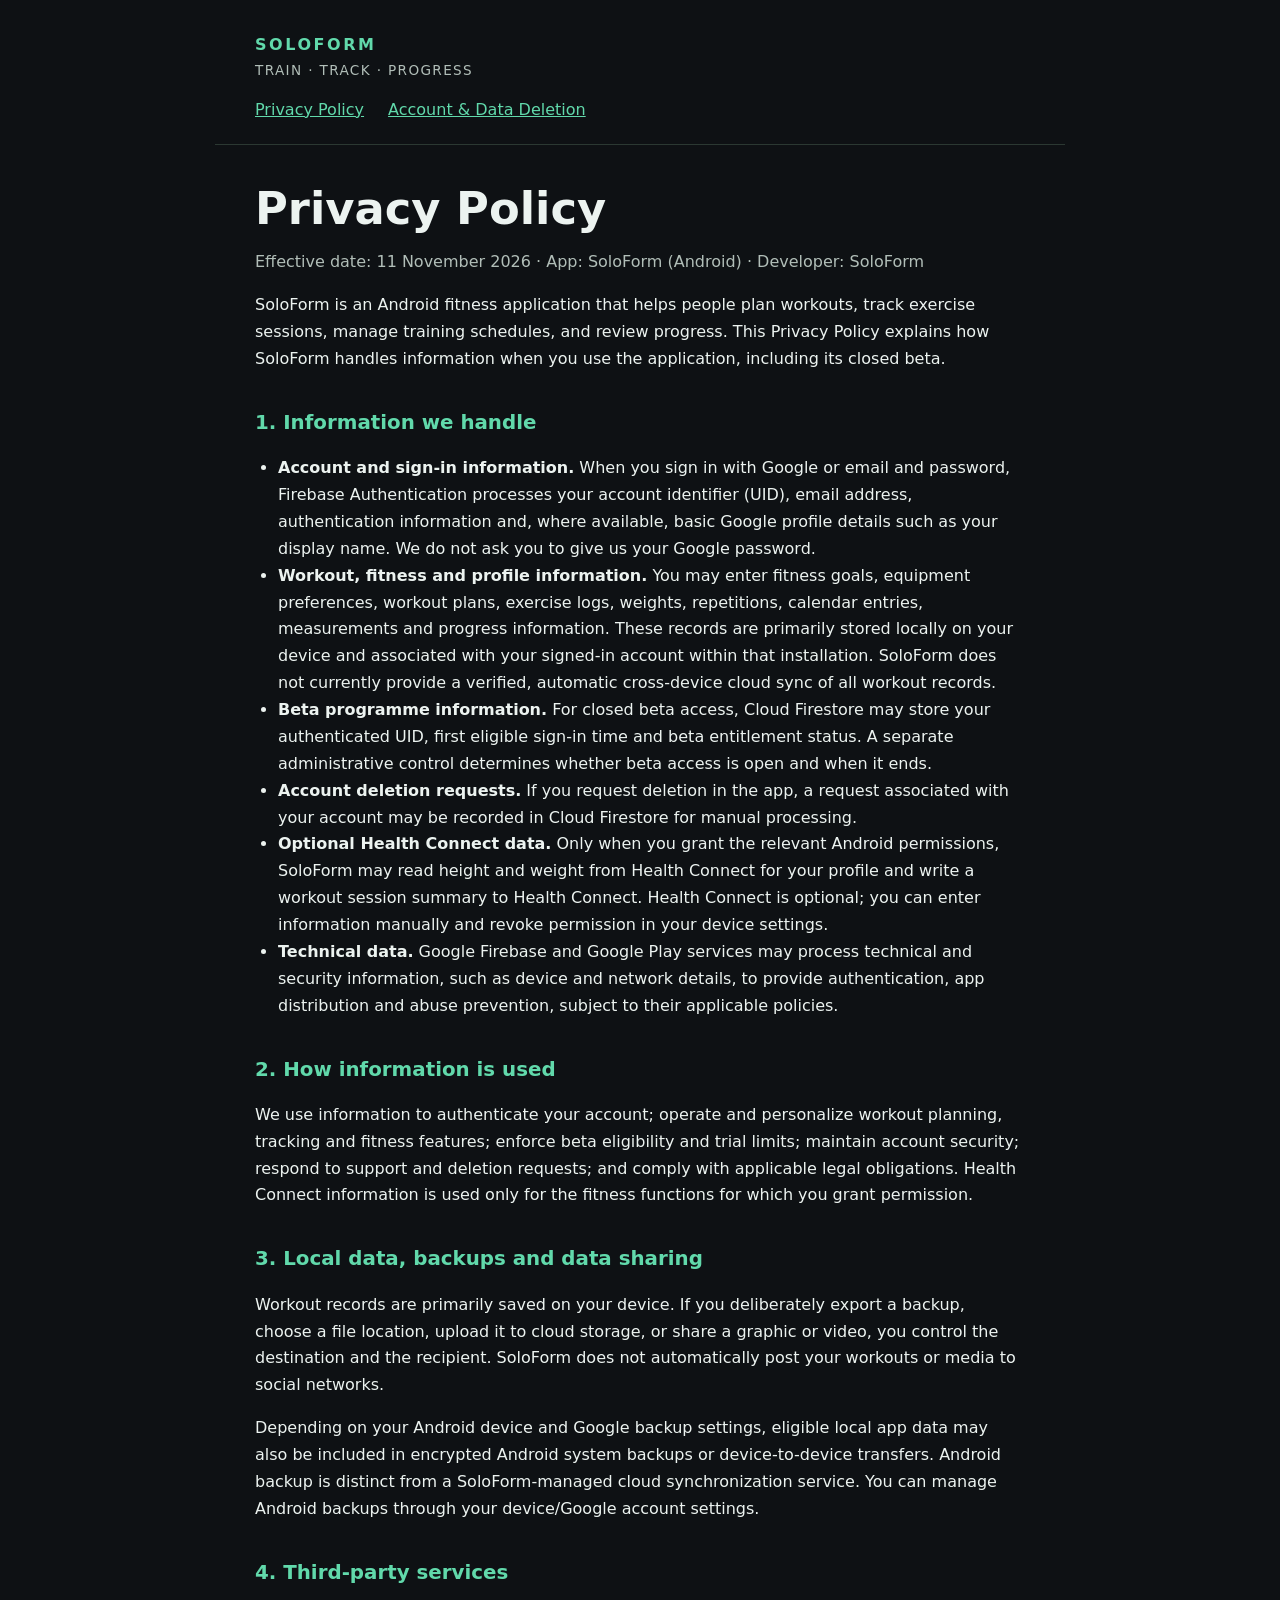
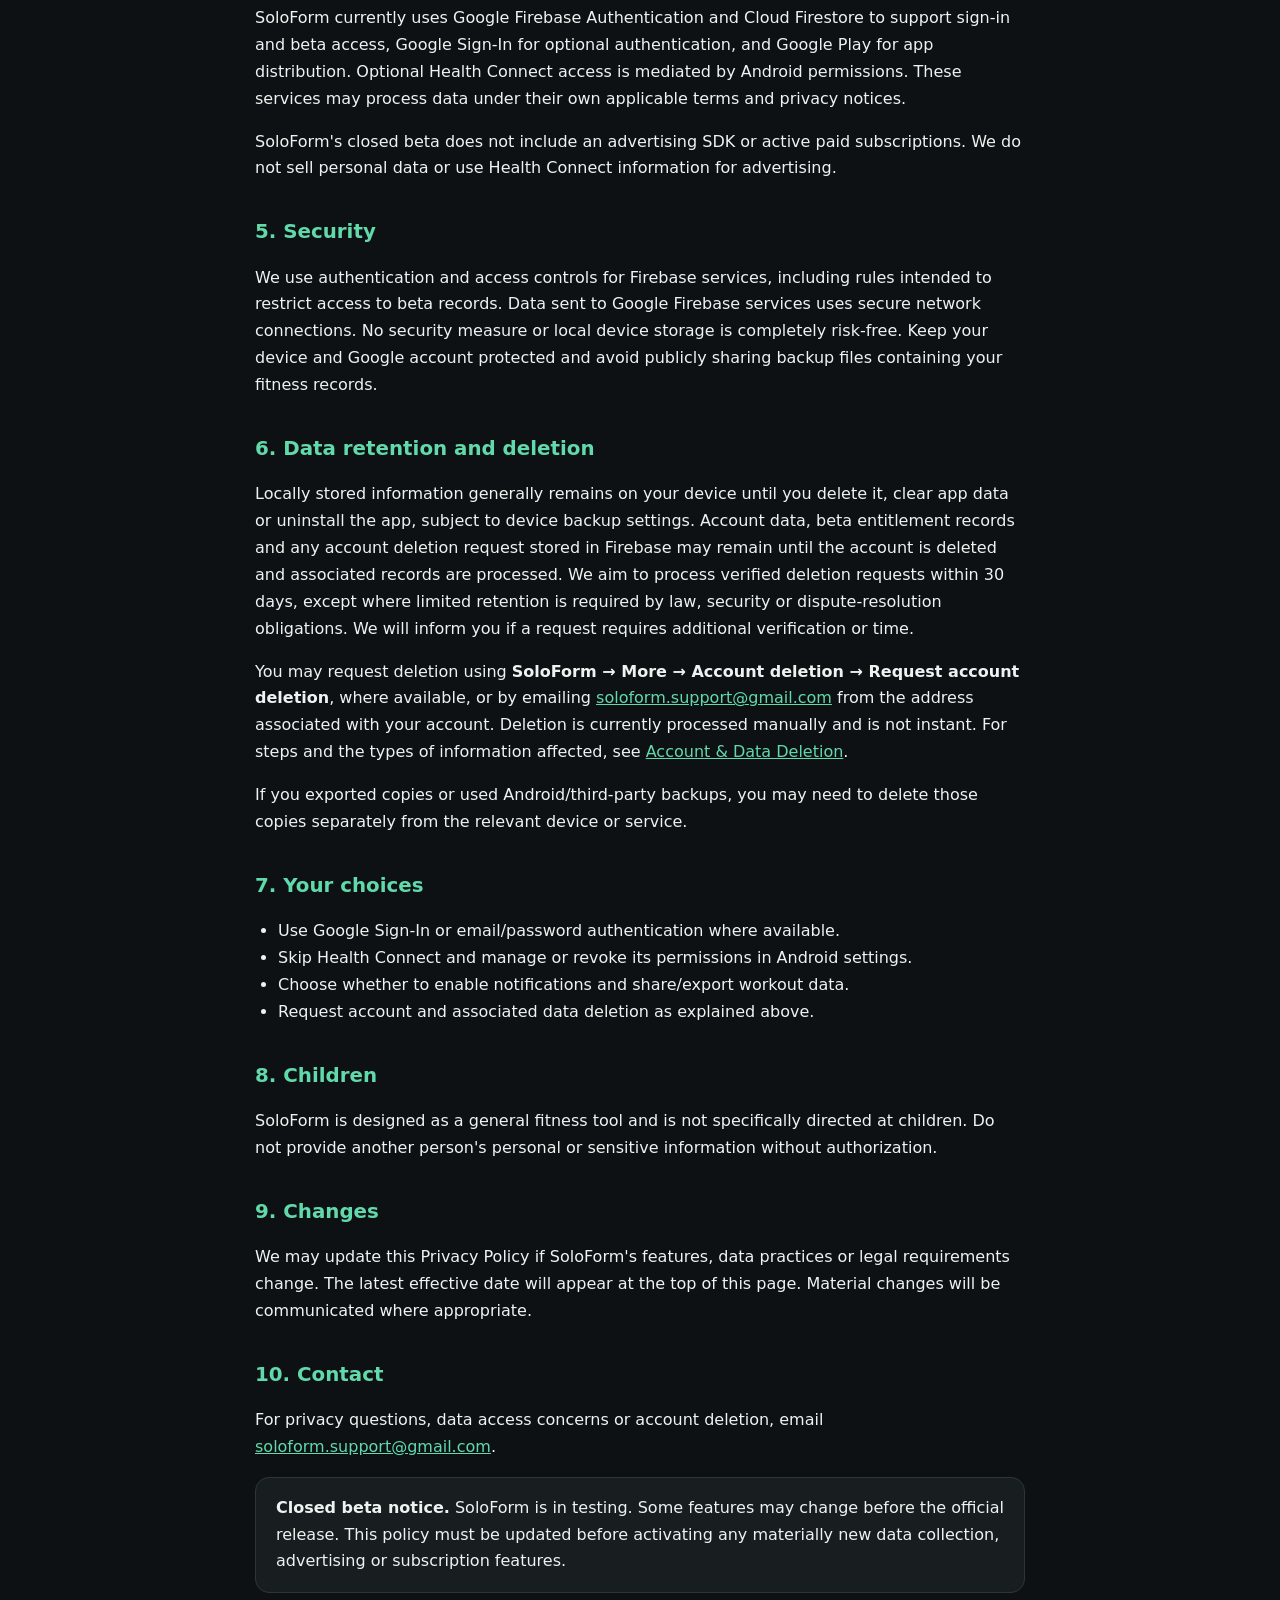
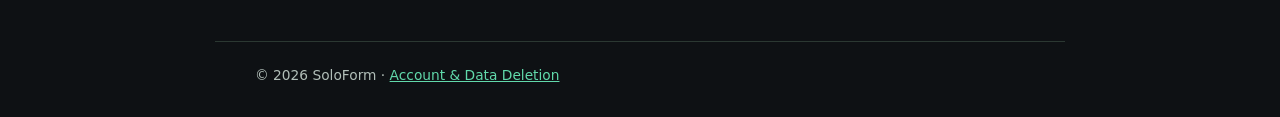
<file: index.html>
<!doctype html>
<html lang="en"><head><meta charset="utf-8"><meta name="viewport" content="width=device-width,initial-scale=1"><meta name="robots" content="index,follow"><title>SoloForm — Privacy Policy</title><meta name="description" content="Privacy Policy for SoloForm, the Android fitness workout planning and tracking app."><link rel="stylesheet" href="style.css"></head>
<body><header><div class="brand">SOLOFORM</div><div class="tag">TRAIN · TRACK · PROGRESS</div><nav><a href="index.html" aria-current="page">Privacy Policy</a><a href="delete-account.html">Account &amp; Data Deletion</a></nav></header>
<main><h1>Privacy Policy</h1><p class="meta">Effective date: 11 November 2026 · App: SoloForm (Android) · Developer: SoloForm</p>
<p>SoloForm is an Android fitness application that helps people plan workouts, track exercise sessions, manage training schedules, and review progress. This Privacy Policy explains how SoloForm handles information when you use the application, including its closed beta.</p>
<h2>1. Information we handle</h2>
<ul><li><strong>Account and sign-in information.</strong> When you sign in with Google or email and password, Firebase Authentication processes your account identifier (UID), email address, authentication information and, where available, basic Google profile details such as your display name. We do not ask you to give us your Google password.</li>
<li><strong>Workout, fitness and profile information.</strong> You may enter fitness goals, equipment preferences, workout plans, exercise logs, weights, repetitions, calendar entries, measurements and progress information. These records are primarily stored locally on your device and associated with your signed-in account within that installation. SoloForm does not currently provide a verified, automatic cross-device cloud sync of all workout records.</li>
<li><strong>Beta programme information.</strong> For closed beta access, Cloud Firestore may store your authenticated UID, first eligible sign-in time and beta entitlement status. A separate administrative control determines whether beta access is open and when it ends.</li>
<li><strong>Account deletion requests.</strong> If you request deletion in the app, a request associated with your account may be recorded in Cloud Firestore for manual processing.</li>
<li><strong>Optional Health Connect data.</strong> Only when you grant the relevant Android permissions, SoloForm may read height and weight from Health Connect for your profile and write a workout session summary to Health Connect. Health Connect is optional; you can enter information manually and revoke permission in your device settings.</li>
<li><strong>Technical data.</strong> Google Firebase and Google Play services may process technical and security information, such as device and network details, to provide authentication, app distribution and abuse prevention, subject to their applicable policies.</li></ul>
<h2>2. How information is used</h2><p>We use information to authenticate your account; operate and personalize workout planning, tracking and fitness features; enforce beta eligibility and trial limits; maintain account security; respond to support and deletion requests; and comply with applicable legal obligations. Health Connect information is used only for the fitness functions for which you grant permission.</p>
<h2>3. Local data, backups and data sharing</h2><p>Workout records are primarily saved on your device. If you deliberately export a backup, choose a file location, upload it to cloud storage, or share a graphic or video, you control the destination and the recipient. SoloForm does not automatically post your workouts or media to social networks.</p><p>Depending on your Android device and Google backup settings, eligible local app data may also be included in encrypted Android system backups or device-to-device transfers. Android backup is distinct from a SoloForm-managed cloud synchronization service. You can manage Android backups through your device/Google account settings.</p>
<h2>4. Third-party services</h2><p>SoloForm currently uses Google Firebase Authentication and Cloud Firestore to support sign-in and beta access, Google Sign-In for optional authentication, and Google Play for app distribution. Optional Health Connect access is mediated by Android permissions. These services may process data under their own applicable terms and privacy notices.</p><p>SoloForm's closed beta does not include an advertising SDK or active paid subscriptions. We do not sell personal data or use Health Connect information for advertising.</p>
<h2>5. Security</h2><p>We use authentication and access controls for Firebase services, including rules intended to restrict access to beta records. Data sent to Google Firebase services uses secure network connections. No security measure or local device storage is completely risk-free. Keep your device and Google account protected and avoid publicly sharing backup files containing your fitness records.</p>
<h2>6. Data retention and deletion</h2><p>Locally stored information generally remains on your device until you delete it, clear app data or uninstall the app, subject to device backup settings. Account data, beta entitlement records and any account deletion request stored in Firebase may remain until the account is deleted and associated records are processed. We aim to process verified deletion requests within 30 days, except where limited retention is required by law, security or dispute-resolution obligations. We will inform you if a request requires additional verification or time.</p><p>You may request deletion using <strong>SoloForm → More → Account deletion → Request account deletion</strong>, where available, or by emailing <a href="mailto:soloform.support@gmail.com?subject=SoloForm%20Account%20Deletion">soloform.support@gmail.com</a> from the address associated with your account. Deletion is currently processed manually and is not instant. For steps and the types of information affected, see <a href="delete-account.html">Account &amp; Data Deletion</a>.</p><p>If you exported copies or used Android/third-party backups, you may need to delete those copies separately from the relevant device or service.</p>
<h2>7. Your choices</h2><ul><li>Use Google Sign-In or email/password authentication where available.</li><li>Skip Health Connect and manage or revoke its permissions in Android settings.</li><li>Choose whether to enable notifications and share/export workout data.</li><li>Request account and associated data deletion as explained above.</li></ul>
<h2>8. Children</h2><p>SoloForm is designed as a general fitness tool and is not specifically directed at children. Do not provide another person's personal or sensitive information without authorization.</p>
<h2>9. Changes</h2><p>We may update this Privacy Policy if SoloForm's features, data practices or legal requirements change. The latest effective date will appear at the top of this page. Material changes will be communicated where appropriate.</p>
<h2>10. Contact</h2><p>For privacy questions, data access concerns or account deletion, email <a href="mailto:soloform.support@gmail.com">soloform.support@gmail.com</a>.</p>
<div class="notice"><strong>Closed beta notice.</strong> SoloForm is in testing. Some features may change before the official release. This policy must be updated before activating any materially new data collection, advertising or subscription features.</div>
</main><footer>© 2026 SoloForm · <a href="delete-account.html">Account &amp; Data Deletion</a></footer></body></html>
</file>
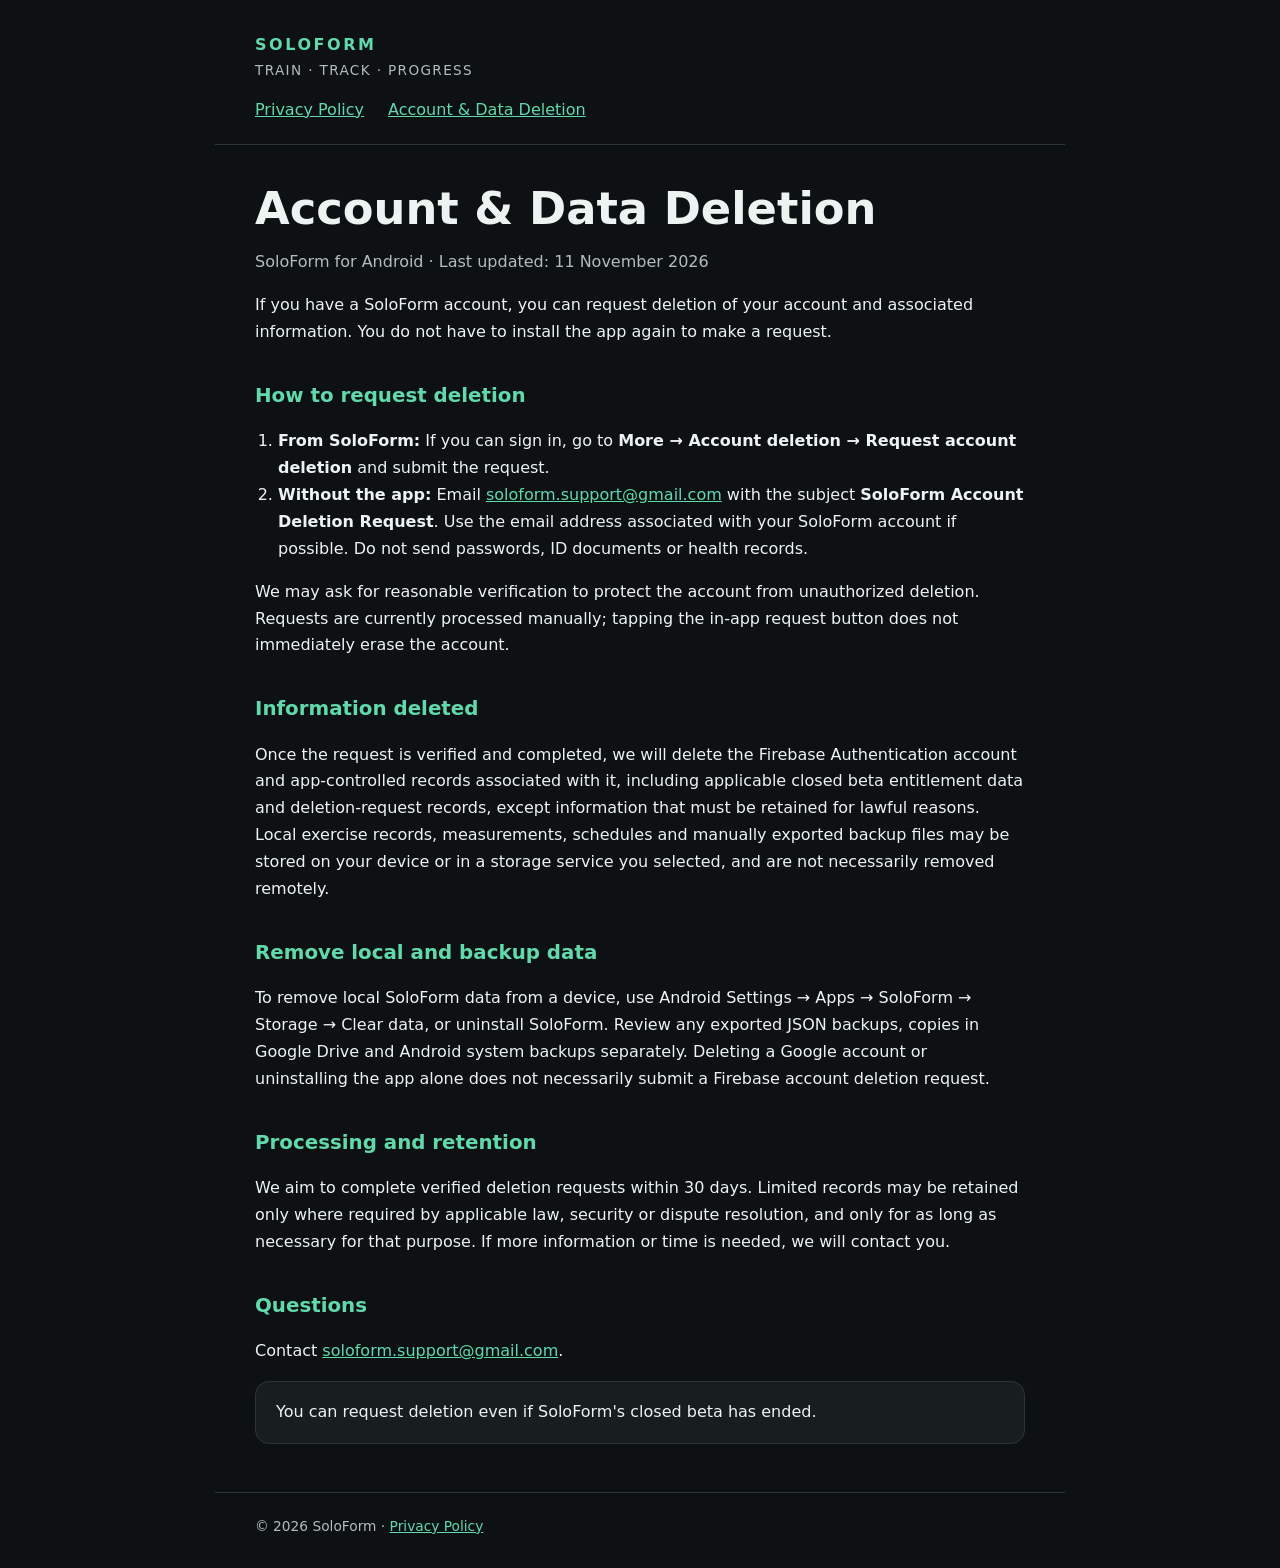
<file: delete-account.html>
<!doctype html>
<html lang="en"><head><meta charset="utf-8"><meta name="viewport" content="width=device-width,initial-scale=1"><meta name="robots" content="index,follow"><title>SoloForm — Account and Data Deletion</title><meta name="description" content="How to request deletion of your SoloForm account and associated data."><link rel="stylesheet" href="style.css"></head><body><header><div class="brand">SOLOFORM</div><div class="tag">TRAIN · TRACK · PROGRESS</div><nav><a href="index.html">Privacy Policy</a><a href="delete-account.html" aria-current="page">Account &amp; Data Deletion</a></nav></header><main><h1>Account &amp; Data Deletion</h1><p class="meta">SoloForm for Android · Last updated: 11 November 2026</p><p>If you have a SoloForm account, you can request deletion of your account and associated information. You do not have to install the app again to make a request.</p><h2>How to request deletion</h2><ol><li><strong>From SoloForm:</strong> If you can sign in, go to <strong>More → Account deletion → Request account deletion</strong> and submit the request.</li><li><strong>Without the app:</strong> Email <a href="mailto:soloform.support@gmail.com?subject=SoloForm%20Account%20Deletion%20Request">soloform.support@gmail.com</a> with the subject <strong>SoloForm Account Deletion Request</strong>. Use the email address associated with your SoloForm account if possible. Do not send passwords, ID documents or health records.</li></ol><p>We may ask for reasonable verification to protect the account from unauthorized deletion. Requests are currently processed manually; tapping the in-app request button does not immediately erase the account.</p><h2>Information deleted</h2><p>Once the request is verified and completed, we will delete the Firebase Authentication account and app-controlled records associated with it, including applicable closed beta entitlement data and deletion-request records, except information that must be retained for lawful reasons. Local exercise records, measurements, schedules and manually exported backup files may be stored on your device or in a storage service you selected, and are not necessarily removed remotely.</p><h2>Remove local and backup data</h2><p>To remove local SoloForm data from a device, use Android Settings → Apps → SoloForm → Storage → Clear data, or uninstall SoloForm. Review any exported JSON backups, copies in Google Drive and Android system backups separately. Deleting a Google account or uninstalling the app alone does not necessarily submit a Firebase account deletion request.</p><h2>Processing and retention</h2><p>We aim to complete verified deletion requests within 30 days. Limited records may be retained only where required by applicable law, security or dispute resolution, and only for as long as necessary for that purpose. If more information or time is needed, we will contact you.</p><h2>Questions</h2><p>Contact <a href="mailto:soloform.support@gmail.com">soloform.support@gmail.com</a>.</p><div class="notice">You can request deletion even if SoloForm's closed beta has ended.</div></main><footer>© 2026 SoloForm · <a href="index.html">Privacy Policy</a></footer></body></html>
</file>
<file: style.css>
:root{color-scheme:dark;--bg:#0e1114;--card:#181e20;--text:#ecf3f0;--muted:#b1beb8;--accent:#61d9ab;--stroke:#2b3832}*{box-sizing:border-box}body{margin:0;background:var(--bg);color:var(--text);font-family:system-ui,-apple-system,Segoe UI,Roboto,Arial,sans-serif;line-height:1.68}header,main,footer{max-width:850px;margin:auto;padding:0 25px}header{padding-top:32px;padding-bottom:20px;border-bottom:1px solid var(--stroke)}.brand{color:var(--accent);font-weight:800;letter-spacing:.16em;font-size:1rem}.tag{color:var(--muted);font-size:.85rem;text-transform:uppercase;letter-spacing:.1em}nav{margin-top:15px;display:flex;gap:24px;flex-wrap:wrap}a{color:var(--accent);overflow-wrap:anywhere}main{padding-top:25px;padding-bottom:48px}h1{font-size:clamp(1.8rem,6vw,2.8rem);line-height:1.2;margin:12px 0 14px}h2{font-size:1.24rem;margin:33px 0 8px;color:var(--accent)}p,li{font-size:1rem}p.meta{color:var(--muted);margin-top:0}ul,ol{padding-left:23px}.notice{padding:17px 20px;border:1px solid var(--stroke);background:var(--card);border-radius:14px}footer{padding-top:22px;padding-bottom:30px;border-top:1px solid var(--stroke);color:var(--muted);font-size:.86rem}b,strong{font-weight:700}@media(min-width:800px){header,main,footer{padding-left:40px;padding-right:40px}}
</file>
